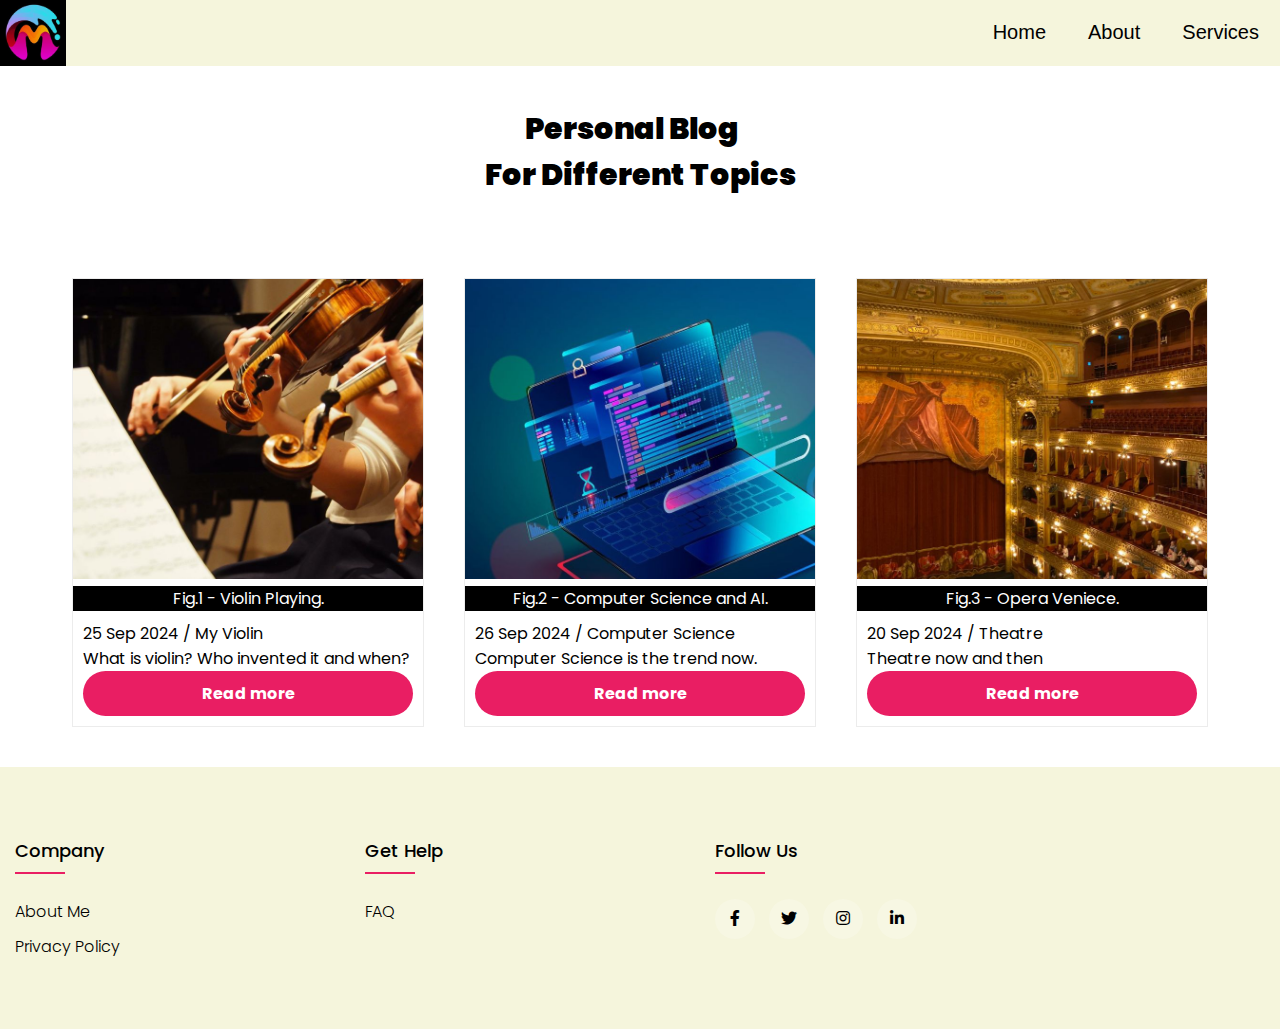
<file: index.html>
<!DOCTYPE html> 
<html lang="en">
<head>
    <meta charset="UTF-8">
    <meta http-equiv="X-UA-Compatible" content="IE=edge">
    <meta name="viewport" content="width=device-width, initial-scale=1.0 , maximum-scale=1.0, user-scalable=no">
    <title>Marinoo's - Personal Blog</title>
    <meta name="title" content="Marinoo's - Personal Blog">
    
    <link rel="stylesheet"  href="css/style.css">
    <link rel="shortcut icon" href="Images/logo.png">

    <link rel="preconnect" href="https://fonts.gstatic.com" crossorigin>
    <link rel="stylesheet" type="text/css" href="https://cdnjs.cloudflare.com/ajax/libs/font-awesome/5.15.1/css/all.min.css">
    <link href="https://fonts.googleapis.com/css2?family=Poppins:ital,wght@0,100;0,200;0,300;0,400;0,500;0,600;0,700;0,800;0,900;1,100;1,200;1,300;1,400;1,500;1,600;1,700;1,800;1,900&display=swap" rel="stylesheet">
</head>
<body>
    <header class="header">
        <div class="logo">
            <img src="Images/logo.png">

        </div>
        <ul class="nav">
            <li><a href="#">Home</a></li>
            <li><a href="#">About</a></li>
            <li><a href="#">Services</a></li>
        </ul>
    </header>
    <section id="Home-section">
        <div class="Heading">
            <h1>&nbsp;&nbsp;&nbsp;&nbsp;&nbsp;&nbsp;&nbsp; Personal Blog <br>
                 For Different Topics</h1>

        </div>

        <div class="Container">
            <div class="Box">
                <div class="image">
                    <img src="Images/vio.jpg" alt="Violin Article">
                    <figcaption>Fig.1 - Violin Playing.</figcaption>
                </div>

                <div class="Text">
                    <span> 25 Sep 2024 / My Violin </span>
                    <p>What is violin? Who invented it and when?</p>
                    <button><a href="Pages/violin.html">Read more</a></button>
                </div>
            </div>

            <div class="Box">
                <div class="image">
                    <img src="Images/Computer Science.jpg" alt="Computer Science Article">
                    <figcaption>Fig.2 - Computer Science and AI.</figcaption>
                </div>

                <div class="Text">
                    <span> 26 Sep 2024 / Computer Science </span>
                    <p>Computer Science is the trend now. </p>
                    <button> <a href="#">Read more</a></button>

                </div>
            </div>

            <div class="Box">
                <div class="image">
                    <img src="Images/teatro.jpg" alt="Theatre Article">
                    <figcaption>Fig.3 - Opera Veniece.</figcaption>
                </div>

                <div class="Text">
                    <span> 20 Sep 2024 / Theatre </span>
                    <p>Theatre now and then</p>
                    <button> <a href="#">Read more</a></button>

                </div>
            </div>
        </div>

        
    </section>
    <footer class="footer">
        <div class="footer-container">
            <div class="row">
                <div class="footer-col">
                    <h4>company</h4>
                    <ul>
                        <li><a href="#">about Me</a></li>
                        <li><a href="#">privacy policy</a></li>
                    </ul>
                </div>
                <div class="footer-col">
                    <h4>get help</h4>
                    <ul>
                        <li><a href="#">FAQ</a></li>
                        
                    </ul>
                </div>
                <div class="footer-col">
                    <h4>follow us</h4>
                    <div class="social-links">
                        <a href="#"><i class="fab fa-facebook-f"></i></a>
                        <a href="#"><i class="fab fa-twitter"></i></a>
                        <a href="#"><i class="fab fa-instagram"></i></a>
                        <a href="#"><i class="fab fa-linkedin-in"></i></a>
                    </div>
                </div>
            </div>
        </div>
   </footer>
</body>



</html>
</file>
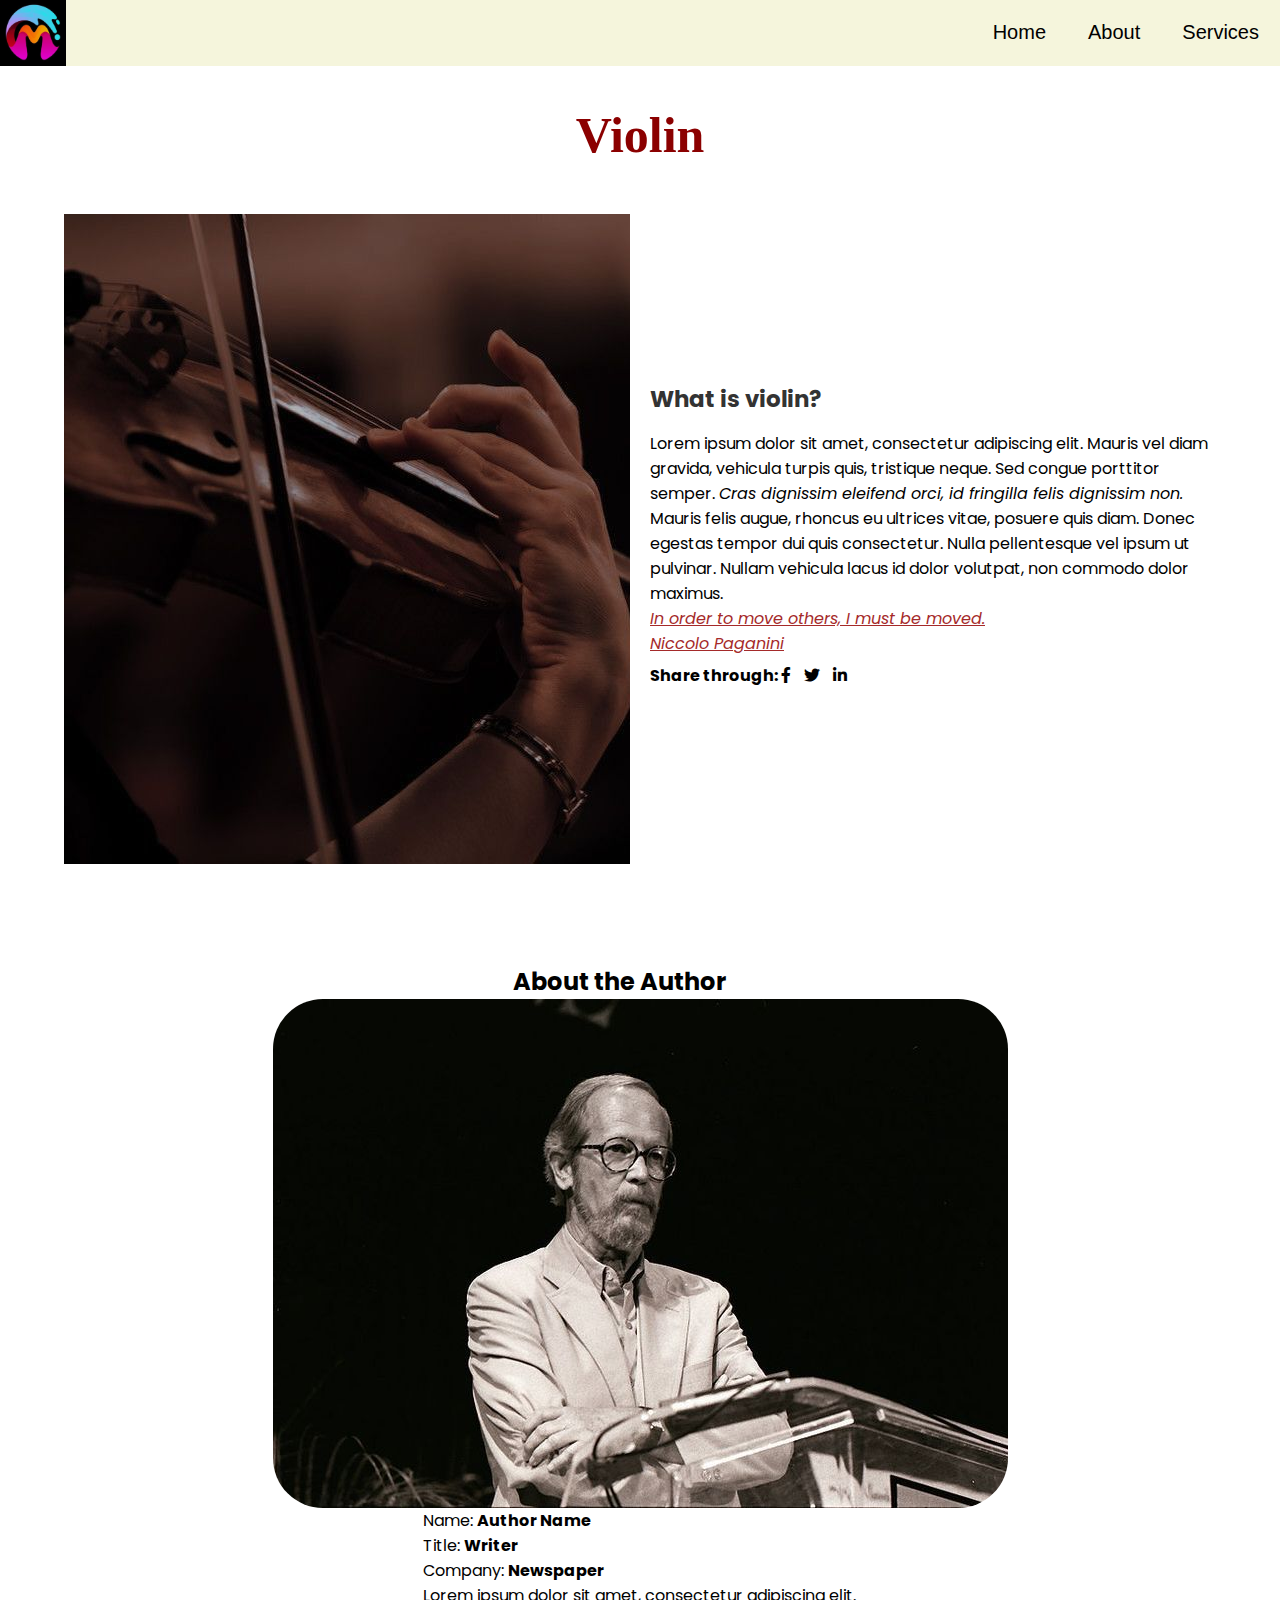
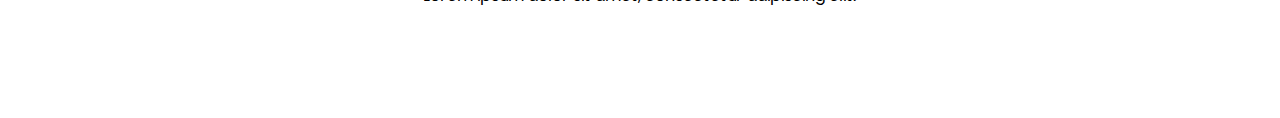
<file: Pages/violin.html>
<!DOCTYPE html> 
<html lang="en">
<head>
    <meta charset="UTF-8">
    <meta http-equiv="X-UA-Compatible" content="IE=edge">
    <meta name="viewport" content="width=device-width, initial-scale=1.0 , maximum-scale=1.0, user-scalable=no">
    <title>Marinoo's - Violin</title>
    
    <link rel="stylesheet"  href="../css/style.css">
    <link rel="shortcut icon" href="../Images/logo.png">
    <link rel="preconnect" href="https://fonts.googleapis.com">
   
    <link rel="stylesheet" type="text/css" href="https://cdnjs.cloudflare.com/ajax/libs/font-awesome/5.15.1/css/all.min.css">
    <link href="https://fonts.googleapis.com/css2?family=Poppins:ital,wght@0,100;0,200;0,300;0,400;0,500;0,600;0,700;0,800;0,900;1,100;1,200;1,300;1,400;1,500;1,600;1,700;1,800;1,900&display=swap" rel="stylesheet">
</head>
<body>
    <header class="V-header">
        <div class="logo">
            <img src="../Images/logo.png">
        </div>

        <ul class="navB">
            <li><a href="../index.html">Home</a></li>
            <li><a href="#">About</a></li>
            <li><a href="#">Services</a></li>
        </ul>
    </header>

    <div class="heading">
        <h1>Violin</h1>
        
    </div>
    <div class="container">
        <section class="about">
            <div class="about-image">
                <img src="../Images/vv.jpg">

            </div>
            <div class="about-content">
                <h2>What is violin?</h2>
                <p>Lorem ipsum dolor sit amet, consectetur adipiscing elit. Mauris vel diam gravida, vehicula turpis quis, tristique neque.
                     Sed congue porttitor semper. <em>Cras dignissim eleifend orci, id fringilla felis dignissim non. </em>
                     Mauris felis augue, rhoncus eu ultrices vitae, posuere quis diam. Donec egestas tempor dui quis consectetur.
                      Nulla pellentesque vel ipsum ut pulvinar. Nullam vehicula lacus id dolor volutpat, non commodo dolor maximus.
                    </p>
                    <blockquote cite="https://en.wikipedia.org/wiki/Niccol%C3%B2_Paganini"><u>In order to move others, I must be moved. <br>Niccolo Paganini</u> </blockquote>
                    <div class="social-links">
                    <h4>Share through: 
                    
                        <a href="#"><i class="fab fa-facebook-f"></i></a>
                        <a href="#"><i class="fab fa-twitter"></i></a>
                        <a href="#"><i class="fab fa-linkedin-in"></i></a>
                    </h4>
                    </div>
                
            </div>
           
        </section>
        <div class="about-author">
            <h2 class="author-h">About the Author</h2>
            <img src="../Images/Author.jpg">
            <p>Name: <strong>Author Name</strong> <br>
                Title: <strong> Writer</strong><br>
                Company: <strong>Newspaper</strong><br>
                Lorem ipsum dolor sit amet, consectetur adipiscing elit.  
            </p>
        </div>
    </div>



</body>
</html>
</file>
<file: css/style.css>
@import url(Header.css);
@import url(Footer.css);
@import url(Author.css);
@import url(violin.css);
*{
    margin: Opx;
    padding: 0px;
    font-family: poppins;
}
a{
    text-decoration: none;
}
ul{
    list-style: none;
}

body{
    margin: 0px;
    padding: 0px;
    font-family: poppins;
}


.Container{
    display: flex;
    flex-direction: row;
    justify-content: center;
    align-items: center;
    margin: 20px 0px;
    flex-wrap: wrap;
}

.Box{
    width:350px;
    background-color:#ffffff;
    border: 1px solid #ececec;
    margin: 20px;
    
}

.Box:hover{
    font-size: 110%;
}

.image{
    width: 100%;
    height: auto;
}

.image img{
    width:350px;
    height:300px;
    object-fit: cover;
    object-position: center;
}
.image figcaption {
    background-color: black;
    color: white;
    text-align: center;
  }
.Text{
    padding: 10px;
    display: flex;
    flex-direction: column;
    
}
.Text button {
    background-color: #e91e63; /* Green */
    border: none;
    color: white;
    padding: 10px 29px;
    /* width: 250px; */
    border-radius: 80px;
    text-align: center;
    text-decoration: none;
    display: inline-block;
    font-size: 16px;
} 
.Text button a{
    color:white;
    font-weight: 700;
}
.Text button:hover {
    
    background: none;
}
.Text button a:hover{
    color: black;
}
.foot-container{
	max-width: 1170px;
	margin:auto;
}
.row{
	display: flex;
	flex-wrap: wrap;
}
ul{
	list-style: none;
}

@media (max-width: 200px){
    .Container{
        width:400px;
        background-color:#ffffff;
        border: 1px solid #ececec;
        margin: 20px;
        
    }
    
}
</file>
